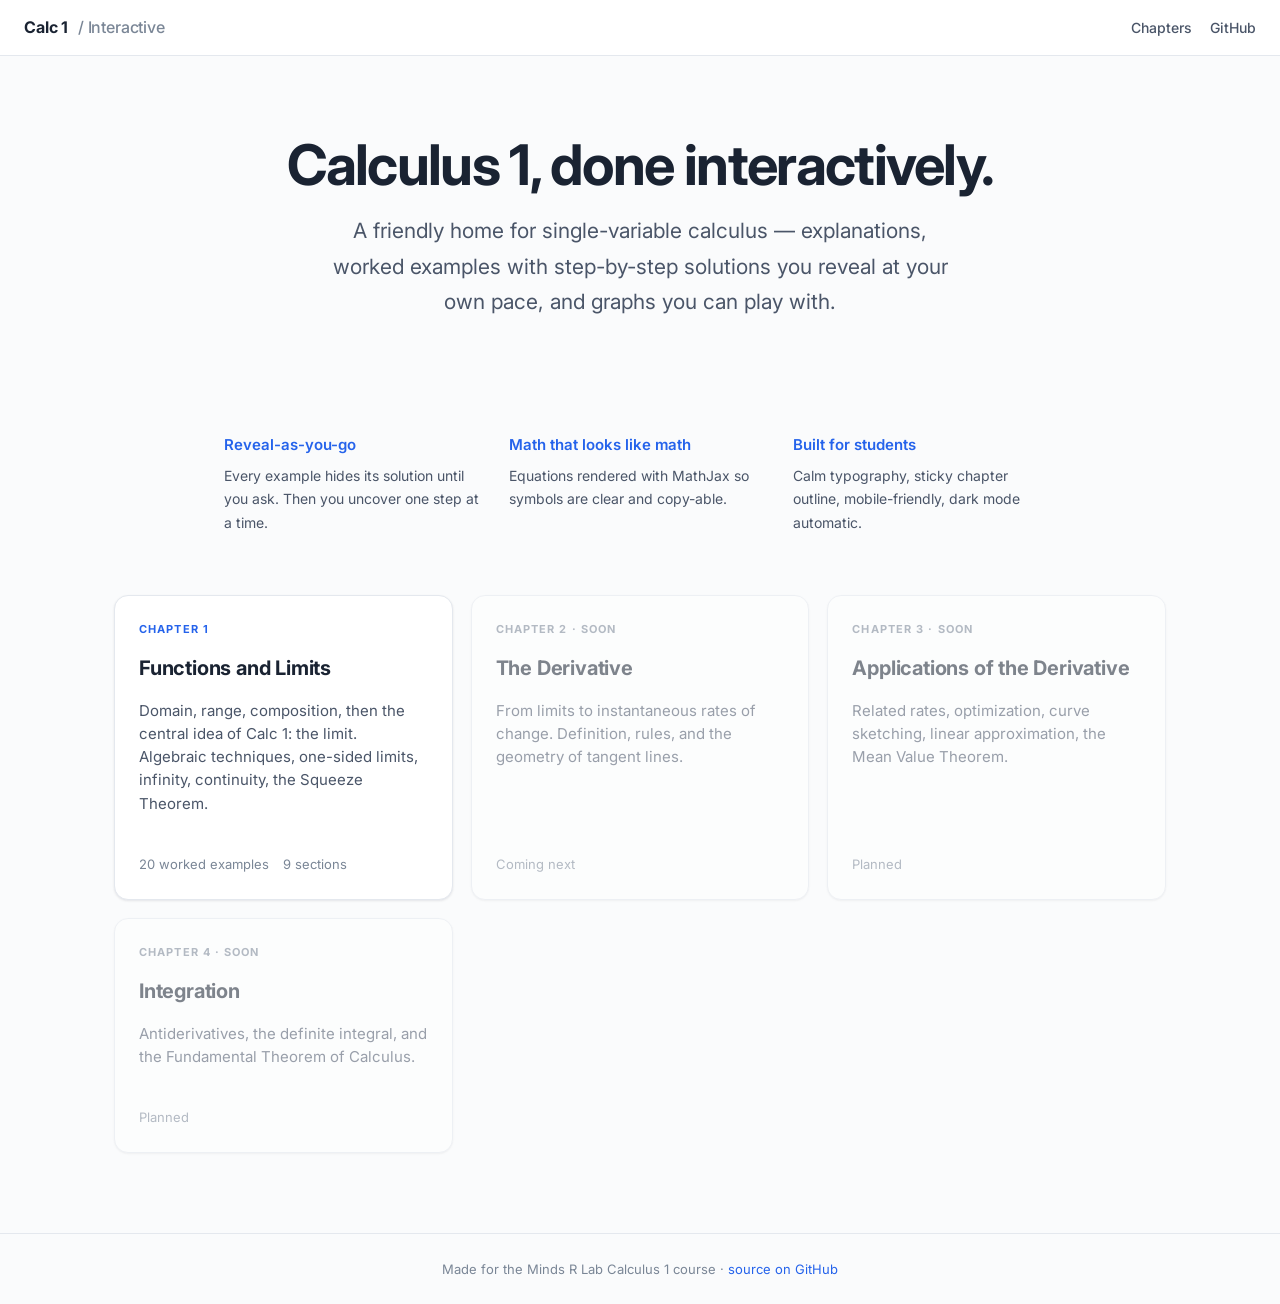
<file: index.html>
<!doctype html>
<html lang="en">
<head>
  <meta charset="utf-8" />
  <meta name="viewport" content="width=device-width, initial-scale=1" />
  <title>Calculus 1 — Interactive Learning</title>
  <link rel="preconnect" href="https://fonts.googleapis.com" />
  <link rel="preconnect" href="https://fonts.gstatic.com" crossorigin />
  <link href="https://fonts.googleapis.com/css2?family=Inter:wght@400;500;600;700;800&display=swap" rel="stylesheet" />
  <link rel="stylesheet" href="assets/css/styles.css" />
  <style>
    .hero {
      max-width: 880px;
      margin: 0 auto;
      padding: 80px 24px 40px;
      text-align: center;
    }
    .hero h1 {
      font-size: 56px;
      letter-spacing: -0.03em;
      line-height: 1.05;
      margin-bottom: 18px;
    }
    .hero .tagline {
      font-size: 21px;
      color: var(--text-soft);
      max-width: 640px;
      margin: 0 auto 32px;
    }
    .chapter-grid {
      max-width: 1100px;
      margin: 0 auto;
      padding: 20px 24px 80px;
      display: grid;
      grid-template-columns: repeat(auto-fit, minmax(280px, 1fr));
      gap: 18px;
    }
    .chapter-card {
      background: var(--bg-elev);
      border: 1px solid var(--border);
      border-radius: 14px;
      padding: 24px;
      text-decoration: none;
      color: inherit;
      display: flex;
      flex-direction: column;
      gap: 8px;
      transition: all 0.2s;
      box-shadow: var(--shadow-sm);
    }
    .chapter-card:hover {
      border-color: var(--primary);
      transform: translateY(-2px);
      box-shadow: var(--shadow-md);
      text-decoration: none;
    }
    .chapter-card.coming-soon {
      opacity: 0.55;
      pointer-events: none;
    }
    .card-eyebrow {
      font-size: 11px;
      font-weight: 700;
      letter-spacing: 0.1em;
      text-transform: uppercase;
      color: var(--primary);
    }
    .chapter-card.coming-soon .card-eyebrow { color: var(--text-muted); }
    .card-title {
      font-size: 20px;
      font-weight: 700;
      letter-spacing: -0.01em;
      margin: 4px 0 6px;
    }
    .card-desc {
      color: var(--text-soft);
      font-size: 15px;
      line-height: 1.55;
    }
    .card-meta {
      margin-top: auto;
      padding-top: 14px;
      font-size: 13px;
      color: var(--text-muted);
      display: flex;
      gap: 14px;
    }
    .feature-row {
      max-width: 880px;
      margin: 40px auto;
      padding: 0 24px;
      display: grid;
      grid-template-columns: repeat(auto-fit, minmax(220px, 1fr));
      gap: 22px;
      text-align: left;
    }
    .feature h3 {
      font-size: 15px;
      margin: 0 0 6px;
      color: var(--primary);
    }
    .feature p { font-size: 14px; color: var(--text-soft); margin: 0; }
    @media (max-width: 700px) {
      .hero { padding-top: 50px; }
      .hero h1 { font-size: 38px; }
      .hero .tagline { font-size: 17px; }
    }
  </style>
</head>
<body>
  <header class="topbar">
    <div class="topbar-left">
      <a class="brand" href="index.html">Calc 1 <span class="brand-sub">/ Interactive</span></a>
    </div>
    <nav class="topbar-nav">
      <a href="#chapters">Chapters</a>
      <a href="https://github.com/Minds-R-Lab/calc1" target="_blank" rel="noopener">GitHub</a>
    </nav>
  </header>

  <section class="hero">
    <h1>Calculus 1, done interactively.</h1>
    <p class="tagline">A friendly home for single-variable calculus &mdash; explanations, worked examples with step-by-step solutions you reveal at your own pace, and graphs you can play with.</p>
  </section>

  <section class="feature-row">
    <div class="feature">
      <h3>Reveal-as-you-go</h3>
      <p>Every example hides its solution until you ask. Then you uncover one step at a time.</p>
    </div>
    <div class="feature">
      <h3>Math that looks like math</h3>
      <p>Equations rendered with MathJax so symbols are clear and copy-able.</p>
    </div>
    <div class="feature">
      <h3>Built for students</h3>
      <p>Calm typography, sticky chapter outline, mobile-friendly, dark mode automatic.</p>
    </div>
  </section>

  <section id="chapters" class="chapter-grid">

    <a href="chapter1.html" class="chapter-card">
      <span class="card-eyebrow">Chapter 1</span>
      <div class="card-title">Functions and Limits</div>
      <p class="card-desc">Domain, range, composition, then the central idea of Calc 1: the limit. Algebraic techniques, one-sided limits, infinity, continuity, the Squeeze Theorem.</p>
      <div class="card-meta"><span>20 worked examples</span><span>9 sections</span></div>
    </a>

    <div class="chapter-card coming-soon">
      <span class="card-eyebrow">Chapter 2 · soon</span>
      <div class="card-title">The Derivative</div>
      <p class="card-desc">From limits to instantaneous rates of change. Definition, rules, and the geometry of tangent lines.</p>
      <div class="card-meta"><span>Coming next</span></div>
    </div>

    <div class="chapter-card coming-soon">
      <span class="card-eyebrow">Chapter 3 · soon</span>
      <div class="card-title">Applications of the Derivative</div>
      <p class="card-desc">Related rates, optimization, curve sketching, linear approximation, the Mean Value Theorem.</p>
      <div class="card-meta"><span>Planned</span></div>
    </div>

    <div class="chapter-card coming-soon">
      <span class="card-eyebrow">Chapter 4 · soon</span>
      <div class="card-title">Integration</div>
      <p class="card-desc">Antiderivatives, the definite integral, and the Fundamental Theorem of Calculus.</p>
      <div class="card-meta"><span>Planned</span></div>
    </div>

  </section>

  <footer style="text-align:center; padding: 24px; color: var(--text-muted); font-size: 13px; border-top: 1px solid var(--border);">
    Made for the Minds R Lab Calculus 1 course · <a href="https://github.com/Minds-R-Lab/calc1" target="_blank" rel="noopener">source on GitHub</a>
  </footer>
</body>
</html>
</file>
<file: assets/css/styles.css>
/* ============================================================
   Calc 1 — Interactive Learning Site
   Shared styles
   ============================================================ */

:root {
  --bg: #fafbfc;
  --bg-elev: #ffffff;
  --bg-soft: #f1f4f8;
  --text: #1a2332;
  --text-soft: #4a5568;
  --text-muted: #7a8696;
  --border: #e4e8ee;
  --border-strong: #cdd4dd;

  --primary: #2563eb;
  --primary-soft: #dbeafe;
  --primary-hover: #1d4ed8;

  --example: #059669;
  --example-soft: #d1fae5;

  --theorem: #7c3aed;
  --theorem-soft: #ede9fe;

  --definition: #0891b2;
  --definition-soft: #cffafe;

  --warning: #d97706;
  --warning-soft: #fef3c7;

  --solution: #475569;
  --solution-soft: #e2e8f0;

  --radius: 10px;
  --radius-sm: 6px;
  --shadow-sm: 0 1px 2px rgba(15, 23, 42, 0.04), 0 1px 3px rgba(15, 23, 42, 0.06);
  --shadow-md: 0 4px 6px -1px rgba(15, 23, 42, 0.07), 0 2px 4px -2px rgba(15, 23, 42, 0.05);

  --font-sans: "Inter", -apple-system, BlinkMacSystemFont, "Segoe UI", Roboto, "Helvetica Neue", Arial, sans-serif;
  --font-mono: "JetBrains Mono", ui-monospace, SFMono-Regular, "SF Mono", Menlo, Consolas, monospace;
}

@media (prefers-color-scheme: dark) {
  :root {
    --bg: #0f1419;
    --bg-elev: #1a2028;
    --bg-soft: #232b36;
    --text: #e8eaed;
    --text-soft: #b4bcc8;
    --text-muted: #8b95a5;
    --border: #2a3441;
    --border-strong: #3a4654;

    --primary: #60a5fa;
    --primary-soft: #1e3a8a40;
    --primary-hover: #93c5fd;

    --example: #34d399;
    --example-soft: #05433140;

    --theorem: #a78bfa;
    --theorem-soft: #4c1d9540;

    --definition: #22d3ee;
    --definition-soft: #155e7540;

    --warning: #fbbf24;
    --warning-soft: #78350f40;

    --solution: #94a3b8;
    --solution-soft: #1e293b;
  }
}

* { box-sizing: border-box; }

html { scroll-behavior: smooth; }

body {
  margin: 0;
  font-family: var(--font-sans);
  font-size: 17px;
  line-height: 1.7;
  color: var(--text);
  background: var(--bg);
  -webkit-font-smoothing: antialiased;
  -moz-osx-font-smoothing: grayscale;
}

/* ============================================================
   Top bar
   ============================================================ */
.topbar {
  position: sticky;
  top: 0;
  z-index: 50;
  background: var(--bg-elev);
  border-bottom: 1px solid var(--border);
  padding: 14px 24px;
  display: flex;
  align-items: center;
  justify-content: space-between;
  backdrop-filter: blur(8px);
}

.topbar-left { display: flex; align-items: center; gap: 14px; }

.brand {
  font-weight: 700;
  font-size: 16px;
  color: var(--text);
  text-decoration: none;
  letter-spacing: -0.01em;
}

.brand-sub { color: var(--text-muted); font-weight: 500; margin-left: 6px; }

.topbar-nav { display: flex; gap: 18px; }
.topbar-nav a {
  color: var(--text-soft);
  text-decoration: none;
  font-size: 14px;
  font-weight: 500;
}
.topbar-nav a:hover { color: var(--primary); }

.progress-bar {
  position: fixed;
  top: 0; left: 0;
  height: 3px;
  background: var(--primary);
  width: 0%;
  z-index: 100;
  transition: width 0.15s ease;
}

/* ============================================================
   Layout — sidebar + main
   ============================================================ */
.layout {
  display: grid;
  grid-template-columns: 280px 1fr;
  max-width: 1280px;
  margin: 0 auto;
  gap: 48px;
  padding: 32px 24px 80px;
}

.sidebar {
  position: sticky;
  top: 70px;
  align-self: start;
  max-height: calc(100vh - 90px);
  overflow-y: auto;
  padding-right: 8px;
}

.sidebar h3 {
  font-size: 11px;
  text-transform: uppercase;
  letter-spacing: 0.08em;
  color: var(--text-muted);
  margin: 0 0 12px;
  font-weight: 700;
}

.sidebar ol {
  list-style: none;
  padding: 0;
  margin: 0;
  counter-reset: toc;
}

.sidebar ol li {
  counter-increment: toc;
  margin: 2px 0;
}

.sidebar ol li a {
  display: block;
  padding: 7px 12px;
  border-left: 2px solid transparent;
  color: var(--text-soft);
  text-decoration: none;
  font-size: 14px;
  border-radius: 0 var(--radius-sm) var(--radius-sm) 0;
  transition: all 0.15s;
}

.sidebar ol li a::before {
  content: "1." counter(toc) "  ";
  color: var(--text-muted);
  font-variant-numeric: tabular-nums;
}

.sidebar ol li a:hover {
  background: var(--bg-soft);
  color: var(--text);
}

.sidebar ol li a.active {
  border-left-color: var(--primary);
  background: var(--primary-soft);
  color: var(--primary);
  font-weight: 600;
}

main { min-width: 0; }

/* ============================================================
   Typography
   ============================================================ */
.chapter-header {
  margin-bottom: 48px;
  padding-bottom: 24px;
  border-bottom: 1px solid var(--border);
}

.chapter-eyebrow {
  font-size: 13px;
  font-weight: 600;
  color: var(--primary);
  letter-spacing: 0.04em;
  text-transform: uppercase;
  margin-bottom: 8px;
}

h1 {
  font-size: 40px;
  line-height: 1.15;
  letter-spacing: -0.02em;
  margin: 0 0 16px;
  font-weight: 700;
}

.chapter-lede {
  font-size: 19px;
  color: var(--text-soft);
  line-height: 1.6;
  margin: 0;
}

h2 {
  font-size: 28px;
  line-height: 1.25;
  letter-spacing: -0.015em;
  margin: 56px 0 16px;
  padding-top: 16px;
  font-weight: 700;
  scroll-margin-top: 80px;
}

h3 {
  font-size: 20px;
  margin: 32px 0 12px;
  font-weight: 600;
}

p { margin: 0 0 16px; }

a { color: var(--primary); text-decoration: none; }
a:hover { text-decoration: underline; }

ul, ol { padding-left: 22px; }
li { margin: 6px 0; }

code {
  font-family: var(--font-mono);
  font-size: 0.92em;
  background: var(--bg-soft);
  padding: 1px 6px;
  border-radius: 4px;
}

/* ============================================================
   Math display
   ============================================================ */
mjx-container[display="true"] {
  margin: 18px 0 !important;
  overflow-x: auto;
  overflow-y: hidden;
}

.math-block {
  background: var(--bg-soft);
  border-radius: var(--radius);
  padding: 14px 20px;
  margin: 18px 0;
  text-align: center;
  border: 1px solid var(--border);
}

/* ============================================================
   Callout boxes
   ============================================================ */
.callout {
  border-radius: var(--radius);
  padding: 18px 22px;
  margin: 24px 0;
  border-left: 4px solid;
  background: var(--bg-elev);
  box-shadow: var(--shadow-sm);
}

.callout-label {
  font-size: 12px;
  font-weight: 700;
  letter-spacing: 0.08em;
  text-transform: uppercase;
  margin-bottom: 8px;
  display: flex;
  align-items: center;
  gap: 8px;
}

.callout-label::before {
  content: "";
  display: inline-block;
  width: 16px;
  height: 16px;
  background-size: contain;
  background-repeat: no-repeat;
}

.callout p:last-child { margin-bottom: 0; }

.callout.definition { border-color: var(--definition); background: linear-gradient(180deg, var(--definition-soft) 0%, var(--bg-elev) 100%); }
.callout.definition .callout-label { color: var(--definition); }

.callout.theorem { border-color: var(--theorem); background: linear-gradient(180deg, var(--theorem-soft) 0%, var(--bg-elev) 100%); }
.callout.theorem .callout-label { color: var(--theorem); }

.callout.warning { border-color: var(--warning); background: linear-gradient(180deg, var(--warning-soft) 0%, var(--bg-elev) 100%); }
.callout.warning .callout-label { color: var(--warning); }

.callout.tip { border-color: var(--primary); background: linear-gradient(180deg, var(--primary-soft) 0%, var(--bg-elev) 100%); }
.callout.tip .callout-label { color: var(--primary); }

/* ============================================================
   Examples
   ============================================================ */
.example {
  background: var(--bg-elev);
  border: 1px solid var(--border);
  border-radius: var(--radius);
  margin: 28px 0;
  overflow: hidden;
  box-shadow: var(--shadow-sm);
}

.example-header {
  padding: 16px 22px;
  background: linear-gradient(180deg, var(--example-soft) 0%, transparent 100%);
  border-bottom: 1px solid var(--border);
  display: flex;
  align-items: baseline;
  gap: 12px;
  flex-wrap: wrap;
}

.example-number {
  font-size: 12px;
  font-weight: 700;
  text-transform: uppercase;
  letter-spacing: 0.08em;
  color: var(--example);
  background: var(--bg-elev);
  padding: 4px 10px;
  border-radius: 999px;
  border: 1px solid var(--example);
}

.example-title {
  font-weight: 600;
  font-size: 16px;
  color: var(--text);
  flex: 1;
  min-width: 200px;
}

.example-body { padding: 20px 22px; }

.problem {
  font-size: 17px;
  margin-bottom: 18px;
}

.problem-label {
  font-size: 12px;
  text-transform: uppercase;
  letter-spacing: 0.06em;
  color: var(--text-muted);
  font-weight: 700;
  margin-right: 8px;
}

/* ============================================================
   Step-by-step solution
   ============================================================ */
.solution {
  background: var(--solution-soft);
  border-radius: var(--radius-sm);
  padding: 18px 20px;
  margin-top: 10px;
}

.solution-toggle {
  display: inline-flex;
  align-items: center;
  gap: 8px;
  background: var(--primary);
  color: white;
  border: none;
  padding: 9px 18px;
  font-family: inherit;
  font-size: 14px;
  font-weight: 600;
  border-radius: var(--radius-sm);
  cursor: pointer;
  transition: all 0.15s;
}

.solution-toggle:hover { background: var(--primary-hover); }
.solution-toggle .arrow { transition: transform 0.2s; display: inline-block; }
.solution-toggle.open .arrow { transform: rotate(180deg); }

.solution-content {
  display: none;
  margin-top: 16px;
}

.solution-content.open { display: block; }

.step {
  display: flex;
  gap: 14px;
  padding: 12px 0;
  border-top: 1px dashed var(--border-strong);
  opacity: 0;
  transform: translateY(4px);
  animation: stepIn 0.3s ease forwards;
}

.step:first-child { border-top: none; }

@keyframes stepIn {
  to { opacity: 1; transform: translateY(0); }
}

.step-num {
  flex: 0 0 28px;
  height: 28px;
  background: var(--primary);
  color: white;
  border-radius: 50%;
  display: flex;
  align-items: center;
  justify-content: center;
  font-weight: 700;
  font-size: 13px;
  font-variant-numeric: tabular-nums;
}

.step-body { flex: 1; min-width: 0; }
.step-body p:first-child { margin-top: 0; }
.step-body p:last-child { margin-bottom: 0; }

.step-action {
  font-size: 13px;
  color: var(--text-muted);
  font-style: italic;
  margin-top: 4px;
}

.step-reveal {
  margin-top: 14px;
  background: var(--bg-elev);
  color: var(--text-soft);
  border: 1px solid var(--border-strong);
  padding: 8px 16px;
  font-family: inherit;
  font-size: 13px;
  font-weight: 500;
  border-radius: var(--radius-sm);
  cursor: pointer;
  transition: all 0.15s;
}

.step-reveal:hover {
  background: var(--bg-soft);
  border-color: var(--primary);
  color: var(--primary);
}

.step-reveal[disabled] {
  display: none;
}

.final-answer {
  margin-top: 18px;
  padding: 14px 18px;
  background: var(--example-soft);
  border-left: 3px solid var(--example);
  border-radius: var(--radius-sm);
  font-weight: 500;
}

.final-answer::before {
  content: "Answer  ";
  font-size: 11px;
  font-weight: 700;
  letter-spacing: 0.08em;
  text-transform: uppercase;
  color: var(--example);
  display: block;
  margin-bottom: 4px;
}

/* ============================================================
   Try-it button (hint before solution)
   ============================================================ */
.try-yourself {
  font-size: 13px;
  color: var(--text-muted);
  margin: 8px 0 14px;
  font-style: italic;
}

/* ============================================================
   Mobile
   ============================================================ */
@media (max-width: 900px) {
  .layout {
    grid-template-columns: 1fr;
    gap: 24px;
    padding: 20px 16px 60px;
  }
  .sidebar {
    position: static;
    max-height: none;
    border: 1px solid var(--border);
    border-radius: var(--radius);
    padding: 14px;
    background: var(--bg-elev);
  }
  h1 { font-size: 30px; }
  h2 { font-size: 24px; }
  .chapter-lede { font-size: 17px; }
  body { font-size: 16px; }
  .topbar-nav { display: none; }
}

/* Scrollbar polish */
.sidebar::-webkit-scrollbar { width: 6px; }
.sidebar::-webkit-scrollbar-thumb { background: var(--border-strong); border-radius: 3px; }
.sidebar::-webkit-scrollbar-track { background: transparent; }
</file>
